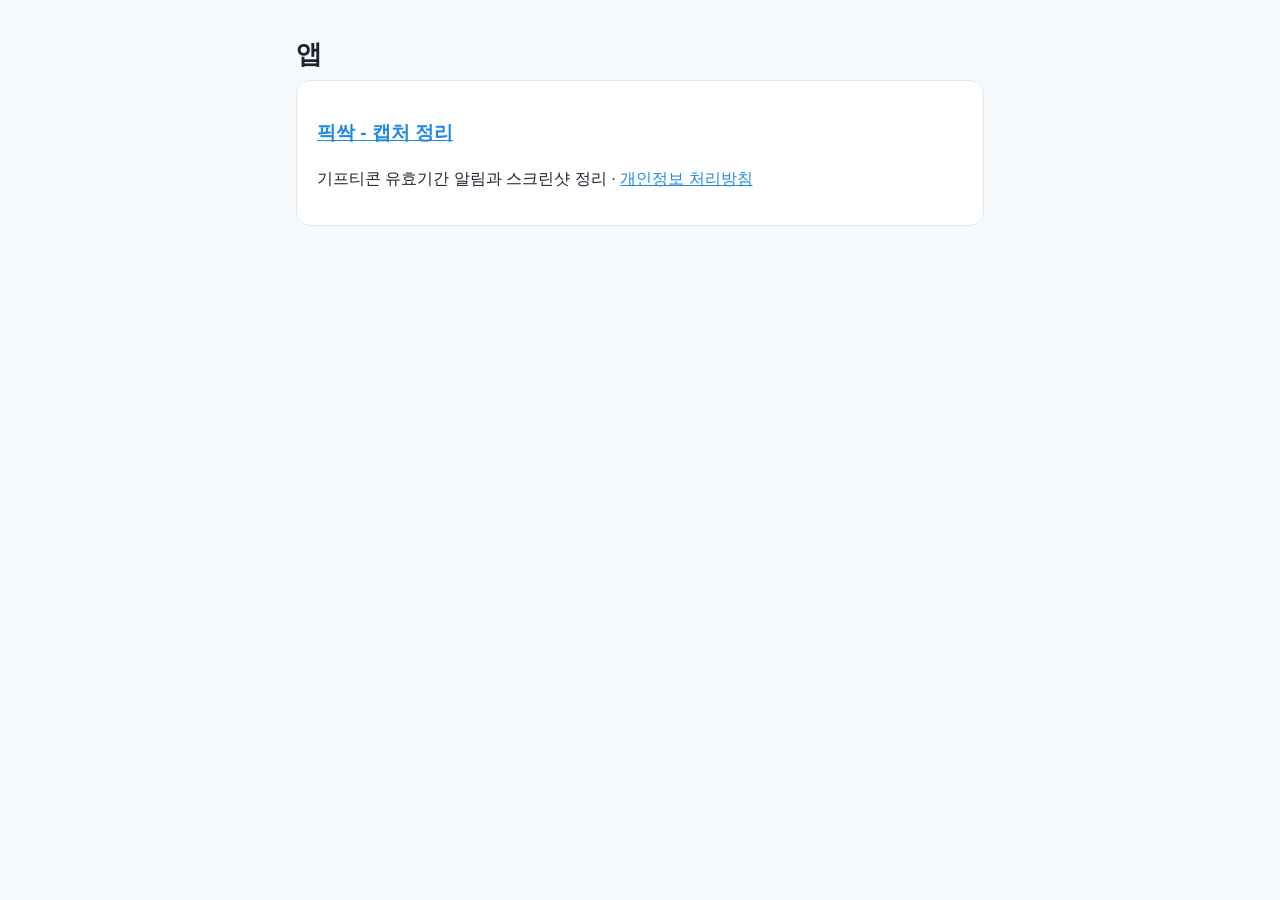
<file: index.html>
<!doctype html>
<html lang="ko">
<head>
<meta charset="utf-8">
<meta name="viewport" content="width=device-width, initial-scale=1">
<title>ISUEL LIM 앱</title>
<link rel="stylesheet" href="style.css">
</head>
<body>
<main>
  <h1>앱</h1>
  <section class="card">
    <h2><a href="pixssak/">픽싹 - 캡처 정리</a></h2>
    <p>기프티콘 유효기간 알림과 스크린샷 정리 · <a href="pixssak/privacy/">개인정보 처리방침</a></p>
  </section>
</main>
</body>
</html>
</file>
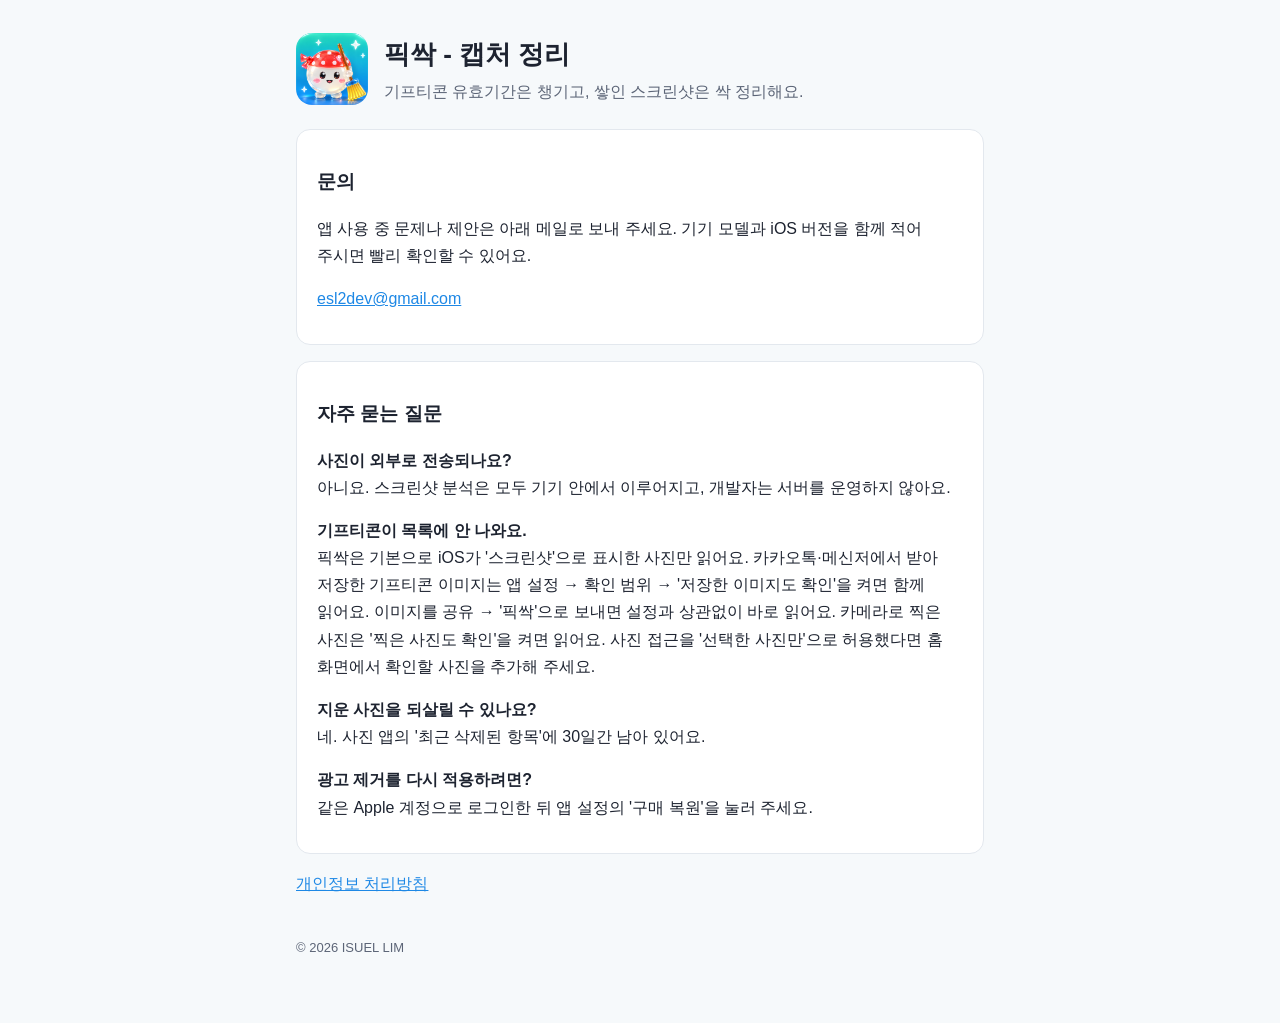
<file: pixssak/index.html>
<!doctype html>
<html lang="ko">
<head>
<meta charset="utf-8">
<meta name="viewport" content="width=device-width, initial-scale=1">
<title>픽싹 지원</title>
<meta name="description" content="픽싹 - 캡처 정리: 기프티콘 유효기간 알림과 스크린샷 정리">
<link rel="stylesheet" href="../style.css">
<link rel="apple-touch-icon" href="apple-touch-icon.png">
</head>
<body>
<main>
  <header class="app">
    <img src="icon.png" alt="픽싹 앱 아이콘">
    <div>
      <h1>픽싹 - 캡처 정리</h1>
      <p>기프티콘 유효기간은 챙기고, 쌓인 스크린샷은 싹 정리해요.</p>
    </div>
  </header>

  <section class="card">
    <h2>문의</h2>
    <p>앱 사용 중 문제나 제안은 아래 메일로 보내 주세요. 기기 모델과 iOS 버전을 함께 적어 주시면 빨리 확인할 수 있어요.</p>
    <p><a href="mailto:esl2dev@gmail.com?subject=%ED%94%BD%EC%8B%B9%20%EB%AC%B8%EC%9D%98">esl2dev@gmail.com</a></p>
  </section>

  <section class="card">
    <h2>자주 묻는 질문</h2>
    <p><strong>사진이 외부로 전송되나요?</strong><br>아니요. 스크린샷 분석은 모두 기기 안에서 이루어지고, 개발자는 서버를 운영하지 않아요.</p>
    <p><strong>기프티콘이 목록에 안 나와요.</strong><br>픽싹은 기본으로 iOS가 '스크린샷'으로 표시한 사진만 읽어요. 카카오톡·메신저에서 받아 저장한 기프티콘 이미지는 앱 설정 → 확인 범위 → '저장한 이미지도 확인'을 켜면 함께 읽어요. 이미지를 공유 → '픽싹'으로 보내면 설정과 상관없이 바로 읽어요. 카메라로 찍은 사진은 '찍은 사진도 확인'을 켜면 읽어요. 사진 접근을 '선택한 사진만'으로 허용했다면 홈 화면에서 확인할 사진을 추가해 주세요.</p>
    <p><strong>지운 사진을 되살릴 수 있나요?</strong><br>네. 사진 앱의 '최근 삭제된 항목'에 30일간 남아 있어요.</p>
    <p><strong>광고 제거를 다시 적용하려면?</strong><br>같은 Apple 계정으로 로그인한 뒤 앱 설정의 '구매 복원'을 눌러 주세요.</p>
  </section>

  <nav class="links">
    <a href="privacy/">개인정보 처리방침</a>
  </nav>
  <footer>© 2026 ISUEL LIM</footer>
</main>
</body>
</html>
</file>
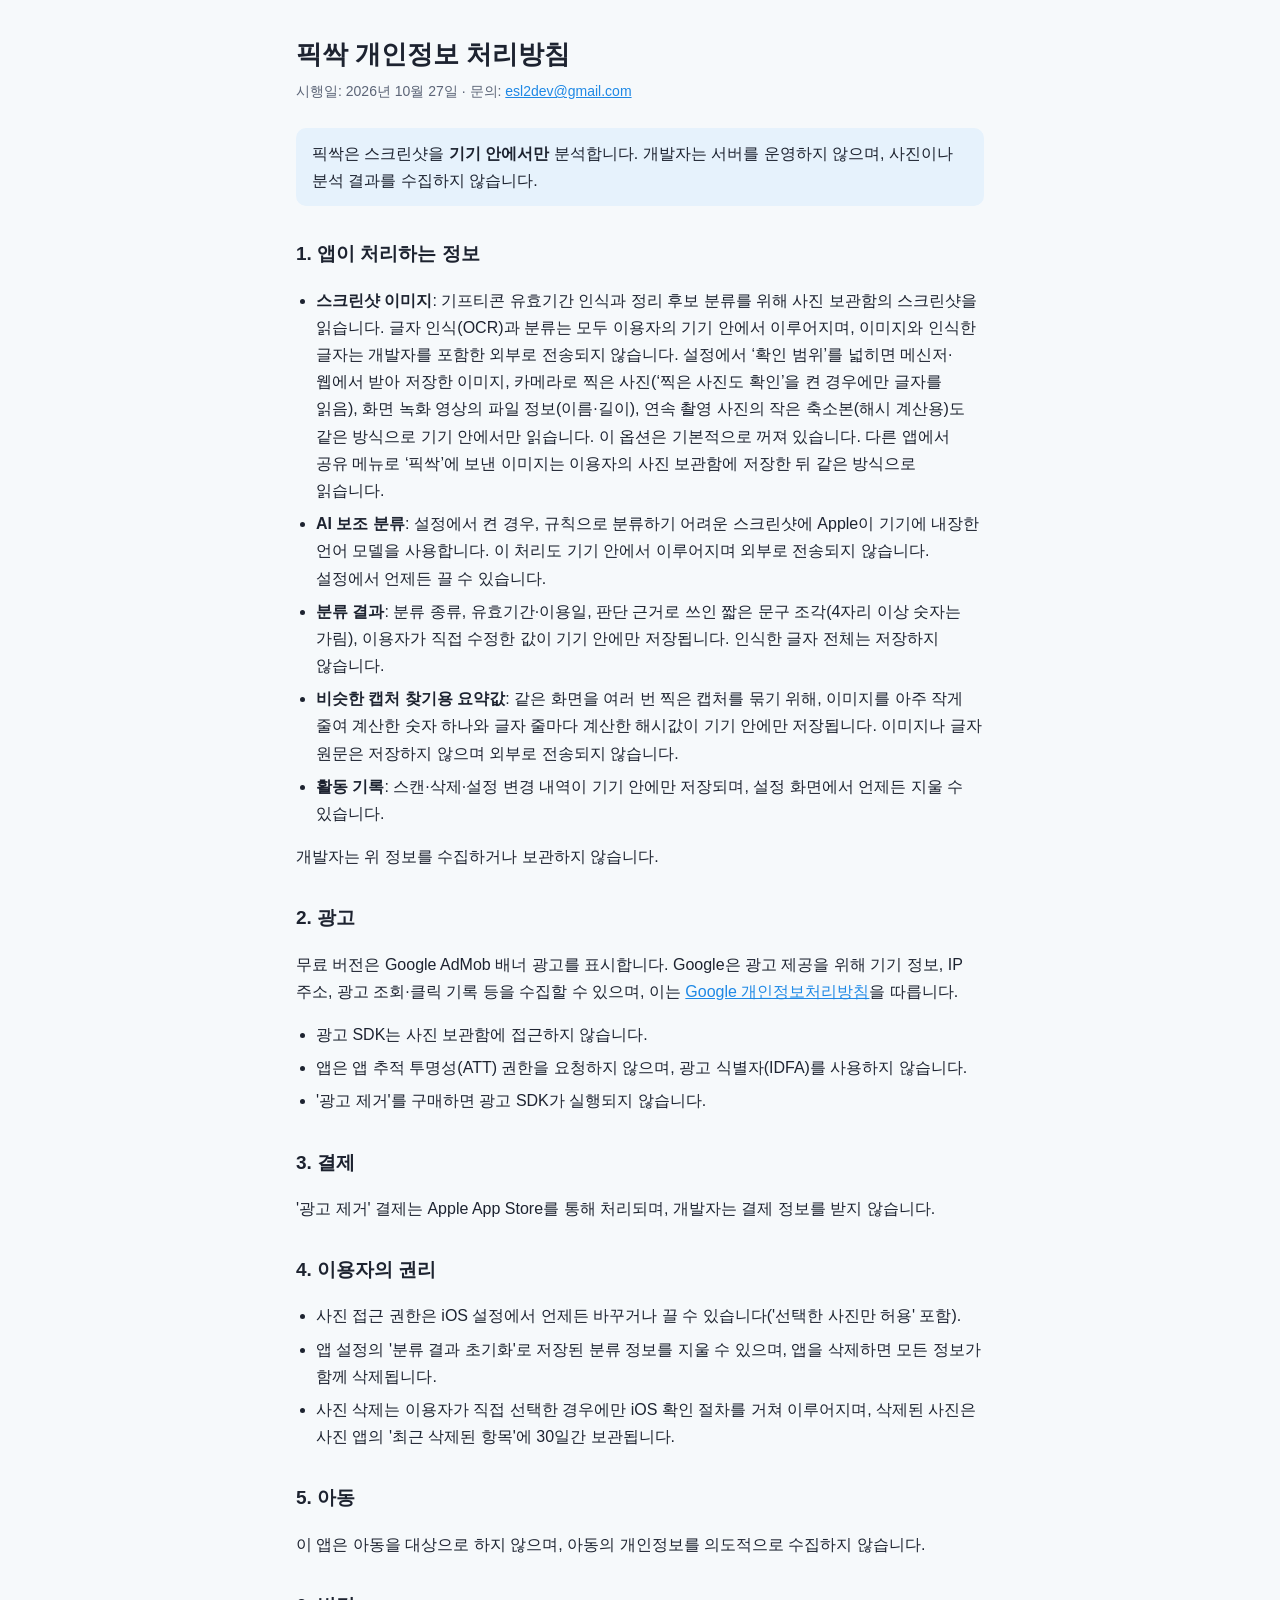
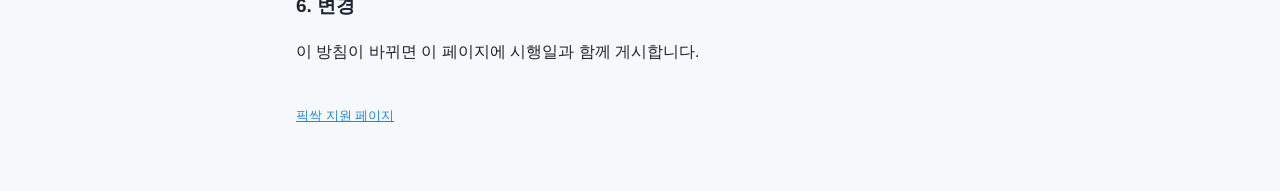
<file: pixssak/privacy/index.html>
<!doctype html>
<html lang="ko">
<head>
<meta charset="utf-8">
<meta name="viewport" content="width=device-width, initial-scale=1">
<title>픽싹 개인정보 처리방침</title>
<meta name="description" content="픽싹 - 캡처 정리 앱의 개인정보 처리방침">
<link rel="stylesheet" href="../../style.css">
<link rel="apple-touch-icon" href="../apple-touch-icon.png">
</head>
<body>
<main>
  <h1>픽싹 개인정보 처리방침</h1>
  <p class="meta">시행일: 2026년 10월 27일 · 문의: <a href="mailto:esl2dev@gmail.com">esl2dev@gmail.com</a></p>

  <p class="note">픽싹은 스크린샷을 <strong>기기 안에서만</strong> 분석합니다. 개발자는 서버를 운영하지 않으며, 사진이나 분석 결과를 수집하지 않습니다.</p>

  <h2>1. 앱이 처리하는 정보</h2>
  <ul>
    <li><strong>스크린샷 이미지</strong>: 기프티콘 유효기간 인식과 정리 후보 분류를 위해 사진 보관함의 스크린샷을 읽습니다. 글자 인식(OCR)과 분류는 모두 이용자의 기기 안에서 이루어지며, 이미지와 인식한 글자는 개발자를 포함한 외부로 전송되지 않습니다. 설정에서 ‘확인 범위’를 넓히면 메신저·웹에서 받아 저장한 이미지, 카메라로 찍은 사진(‘찍은 사진도 확인’을 켠 경우에만 글자를 읽음), 화면 녹화 영상의 파일 정보(이름·길이), 연속 촬영 사진의 작은 축소본(해시 계산용)도 같은 방식으로 기기 안에서만 읽습니다. 이 옵션은 기본적으로 꺼져 있습니다. 다른 앱에서 공유 메뉴로 ‘픽싹’에 보낸 이미지는 이용자의 사진 보관함에 저장한 뒤 같은 방식으로 읽습니다.</li>
    <li><strong>AI 보조 분류</strong>: 설정에서 켠 경우, 규칙으로 분류하기 어려운 스크린샷에 Apple이 기기에 내장한 언어 모델을 사용합니다. 이 처리도 기기 안에서 이루어지며 외부로 전송되지 않습니다. 설정에서 언제든 끌 수 있습니다.</li>
    <li><strong>분류 결과</strong>: 분류 종류, 유효기간·이용일, 판단 근거로 쓰인 짧은 문구 조각(4자리 이상 숫자는 가림), 이용자가 직접 수정한 값이 기기 안에만 저장됩니다. 인식한 글자 전체는 저장하지 않습니다.</li>
    <li><strong>비슷한 캡처 찾기용 요약값</strong>: 같은 화면을 여러 번 찍은 캡처를 묶기 위해, 이미지를 아주 작게 줄여 계산한 숫자 하나와 글자 줄마다 계산한 해시값이 기기 안에만 저장됩니다. 이미지나 글자 원문은 저장하지 않으며 외부로 전송되지 않습니다.</li>
    <li><strong>활동 기록</strong>: 스캔·삭제·설정 변경 내역이 기기 안에만 저장되며, 설정 화면에서 언제든 지울 수 있습니다.</li>
  </ul>
  <p>개발자는 위 정보를 수집하거나 보관하지 않습니다.</p>

  <h2>2. 광고</h2>
  <p>무료 버전은 Google AdMob 배너 광고를 표시합니다. Google은 광고 제공을 위해 기기 정보, IP 주소, 광고 조회·클릭 기록 등을 수집할 수 있으며, 이는 <a href="https://policies.google.com/privacy">Google 개인정보처리방침</a>을 따릅니다.</p>
  <ul>
    <li>광고 SDK는 사진 보관함에 접근하지 않습니다.</li>
    <li>앱은 앱 추적 투명성(ATT) 권한을 요청하지 않으며, 광고 식별자(IDFA)를 사용하지 않습니다.</li>
    <li>'광고 제거'를 구매하면 광고 SDK가 실행되지 않습니다.</li>
  </ul>

  <h2>3. 결제</h2>
  <p>'광고 제거' 결제는 Apple App Store를 통해 처리되며, 개발자는 결제 정보를 받지 않습니다.</p>

  <h2>4. 이용자의 권리</h2>
  <ul>
    <li>사진 접근 권한은 iOS 설정에서 언제든 바꾸거나 끌 수 있습니다('선택한 사진만 허용' 포함).</li>
    <li>앱 설정의 '분류 결과 초기화'로 저장된 분류 정보를 지울 수 있으며, 앱을 삭제하면 모든 정보가 함께 삭제됩니다.</li>
    <li>사진 삭제는 이용자가 직접 선택한 경우에만 iOS 확인 절차를 거쳐 이루어지며, 삭제된 사진은 사진 앱의 '최근 삭제된 항목'에 30일간 보관됩니다.</li>
  </ul>

  <h2>5. 아동</h2>
  <p>이 앱은 아동을 대상으로 하지 않으며, 아동의 개인정보를 의도적으로 수집하지 않습니다.</p>

  <h2>6. 변경</h2>
  <p>이 방침이 바뀌면 이 페이지에 시행일과 함께 게시합니다.</p>

  <footer><a href="../">픽싹 지원 페이지</a></footer>
</main>
</body>
</html>
</file>
<file: style.css>
:root {
  --bg: #f6f9fb;
  --card: #ffffff;
  --text: #1d2330;
  --muted: #5c6577;
  --line: #e3e8ee;
  --accent: #1e88e5;
  --accent-soft: #e6f2fc;
}
@media (prefers-color-scheme: dark) {
  :root {
    --bg: #11151c;
    --card: #1a2029;
    --text: #e8ecf2;
    --muted: #9aa4b5;
    --line: #2a323e;
    --accent: #5aaef0;
    --accent-soft: #1d2b3a;
  }
}
* { box-sizing: border-box; }
body {
  margin: 0;
  background: var(--bg);
  color: var(--text);
  font: 16px/1.7 -apple-system, BlinkMacSystemFont, "Apple SD Gothic Neo", "Noto Sans KR", sans-serif;
  word-break: keep-all;
}
main { max-width: 720px; margin: 0 auto; padding: 32px 16px 64px; }
header.app { display: flex; align-items: center; gap: 16px; margin-bottom: 24px; }
header.app img { width: 72px; height: 72px; border-radius: 16px; }
header.app h1 { margin: 0; font-size: 26px; }
header.app p { margin: 2px 0 0; color: var(--muted); }
h1 { font-size: 26px; margin: 0 0 4px; }
h2 { font-size: 19px; margin: 32px 0 8px; }
.meta { color: var(--muted); font-size: 14px; margin: 0 0 24px; }
section.card { background: var(--card); border: 1px solid var(--line); border-radius: 14px; padding: 4px 20px 16px; margin-bottom: 16px; }
ul { padding-left: 20px; }
li { margin: 6px 0; }
a { color: var(--accent); }
.note { background: var(--accent-soft); border-radius: 10px; padding: 12px 16px; }
nav.links { display: flex; flex-wrap: wrap; gap: 8px 16px; margin: 8px 0 0; }
footer { color: var(--muted); font-size: 13px; margin-top: 40px; }
</file>
